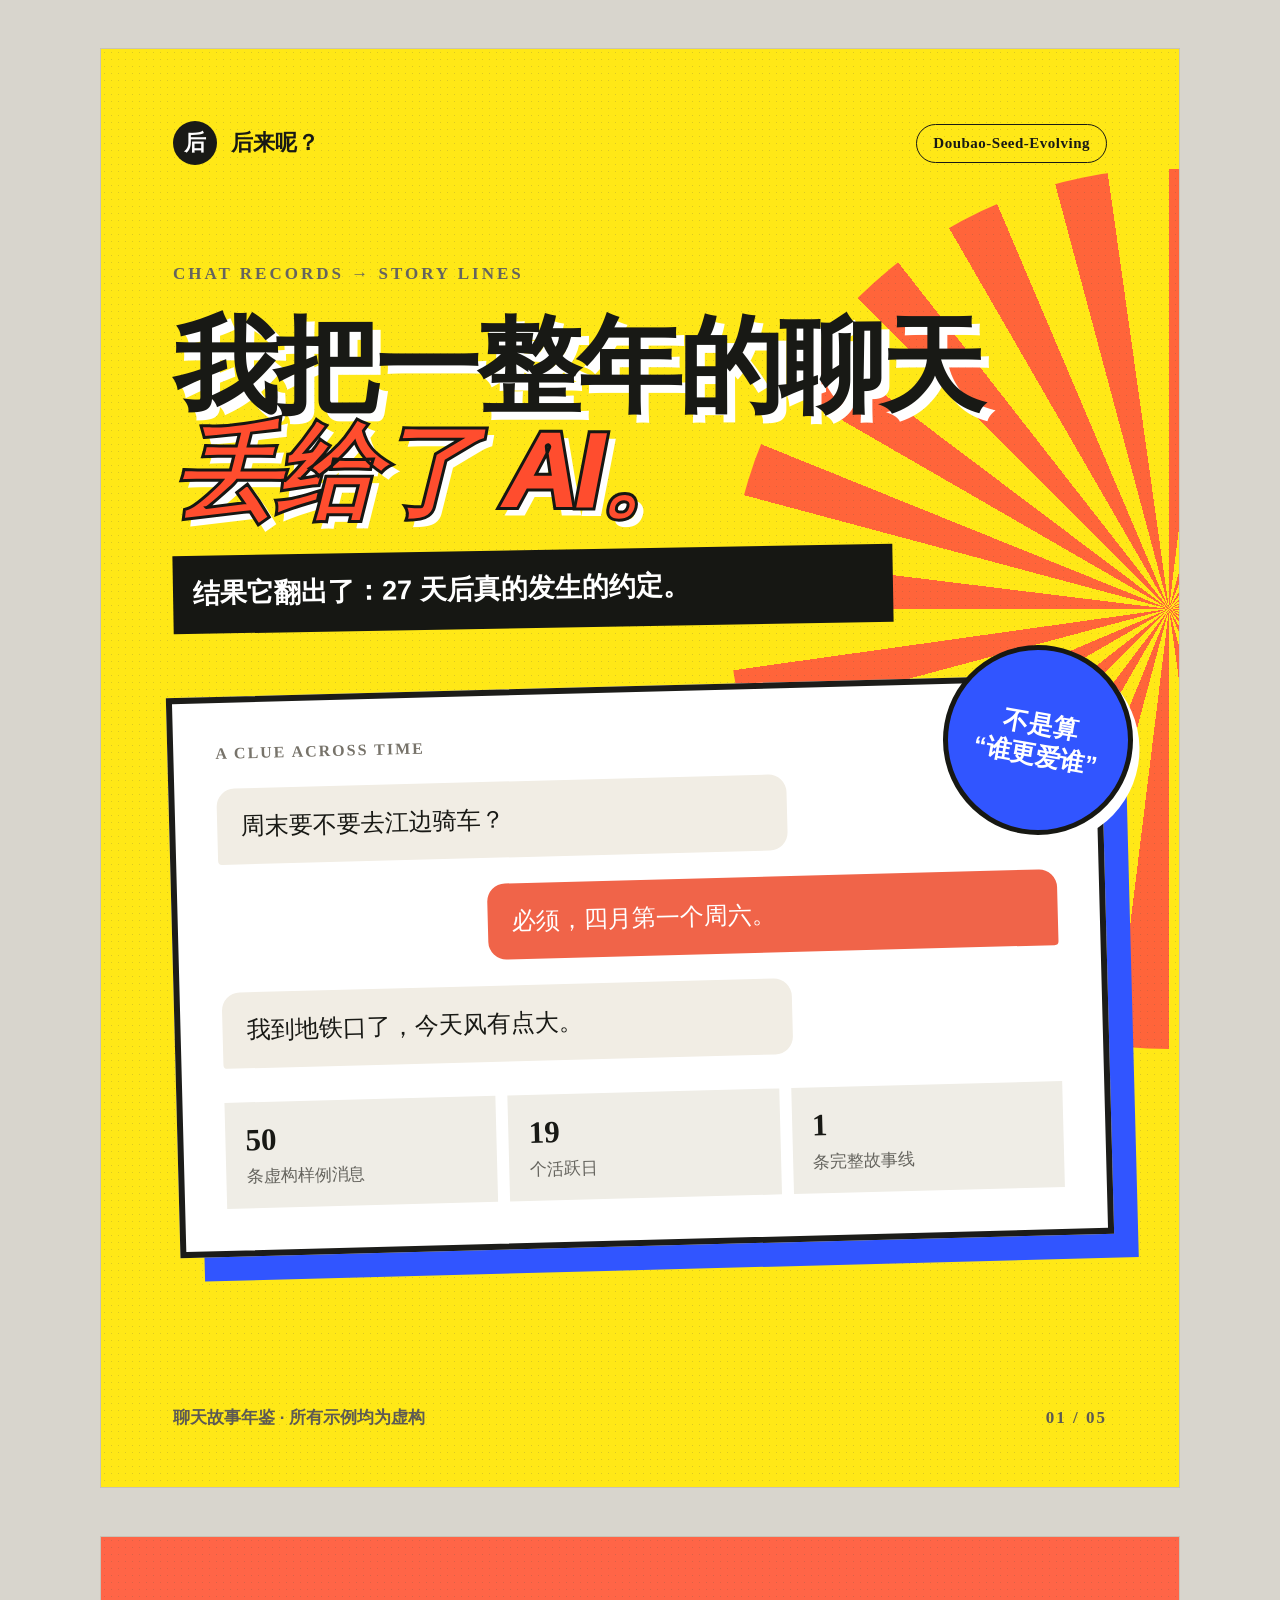
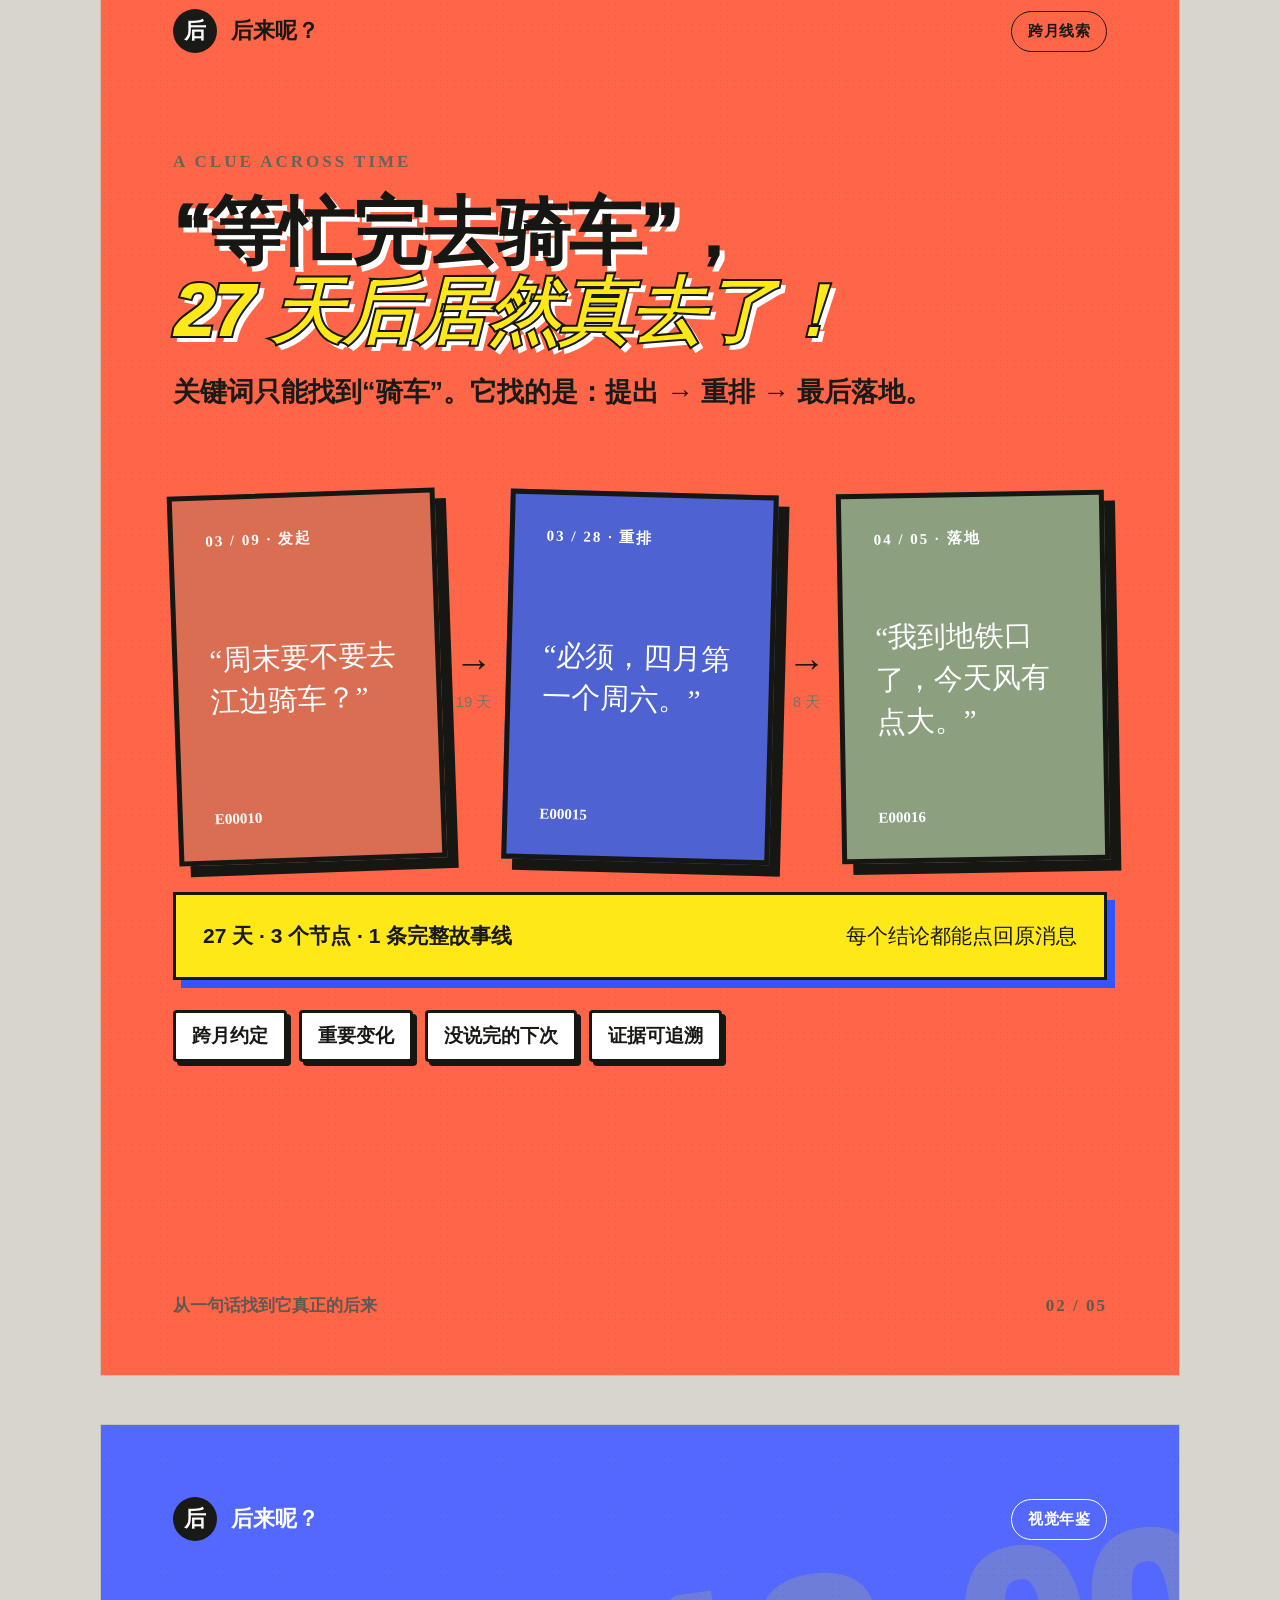
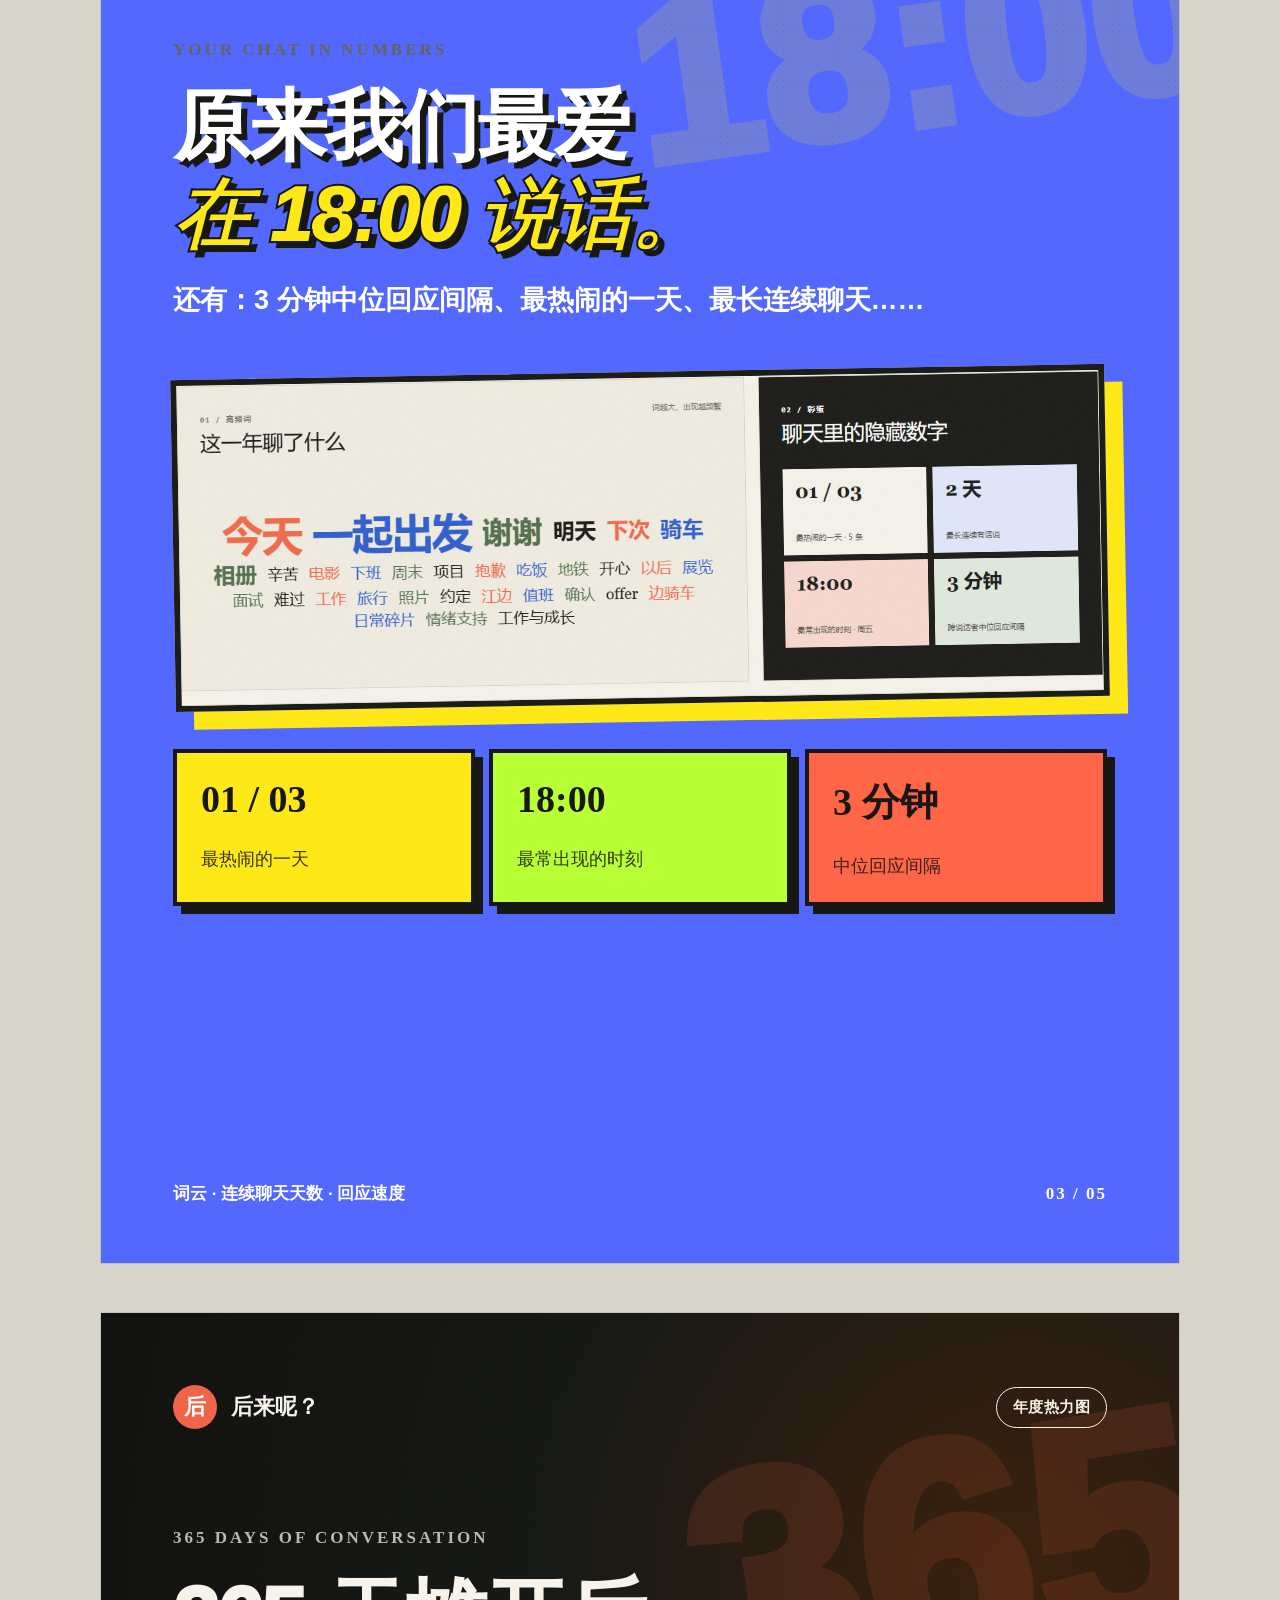
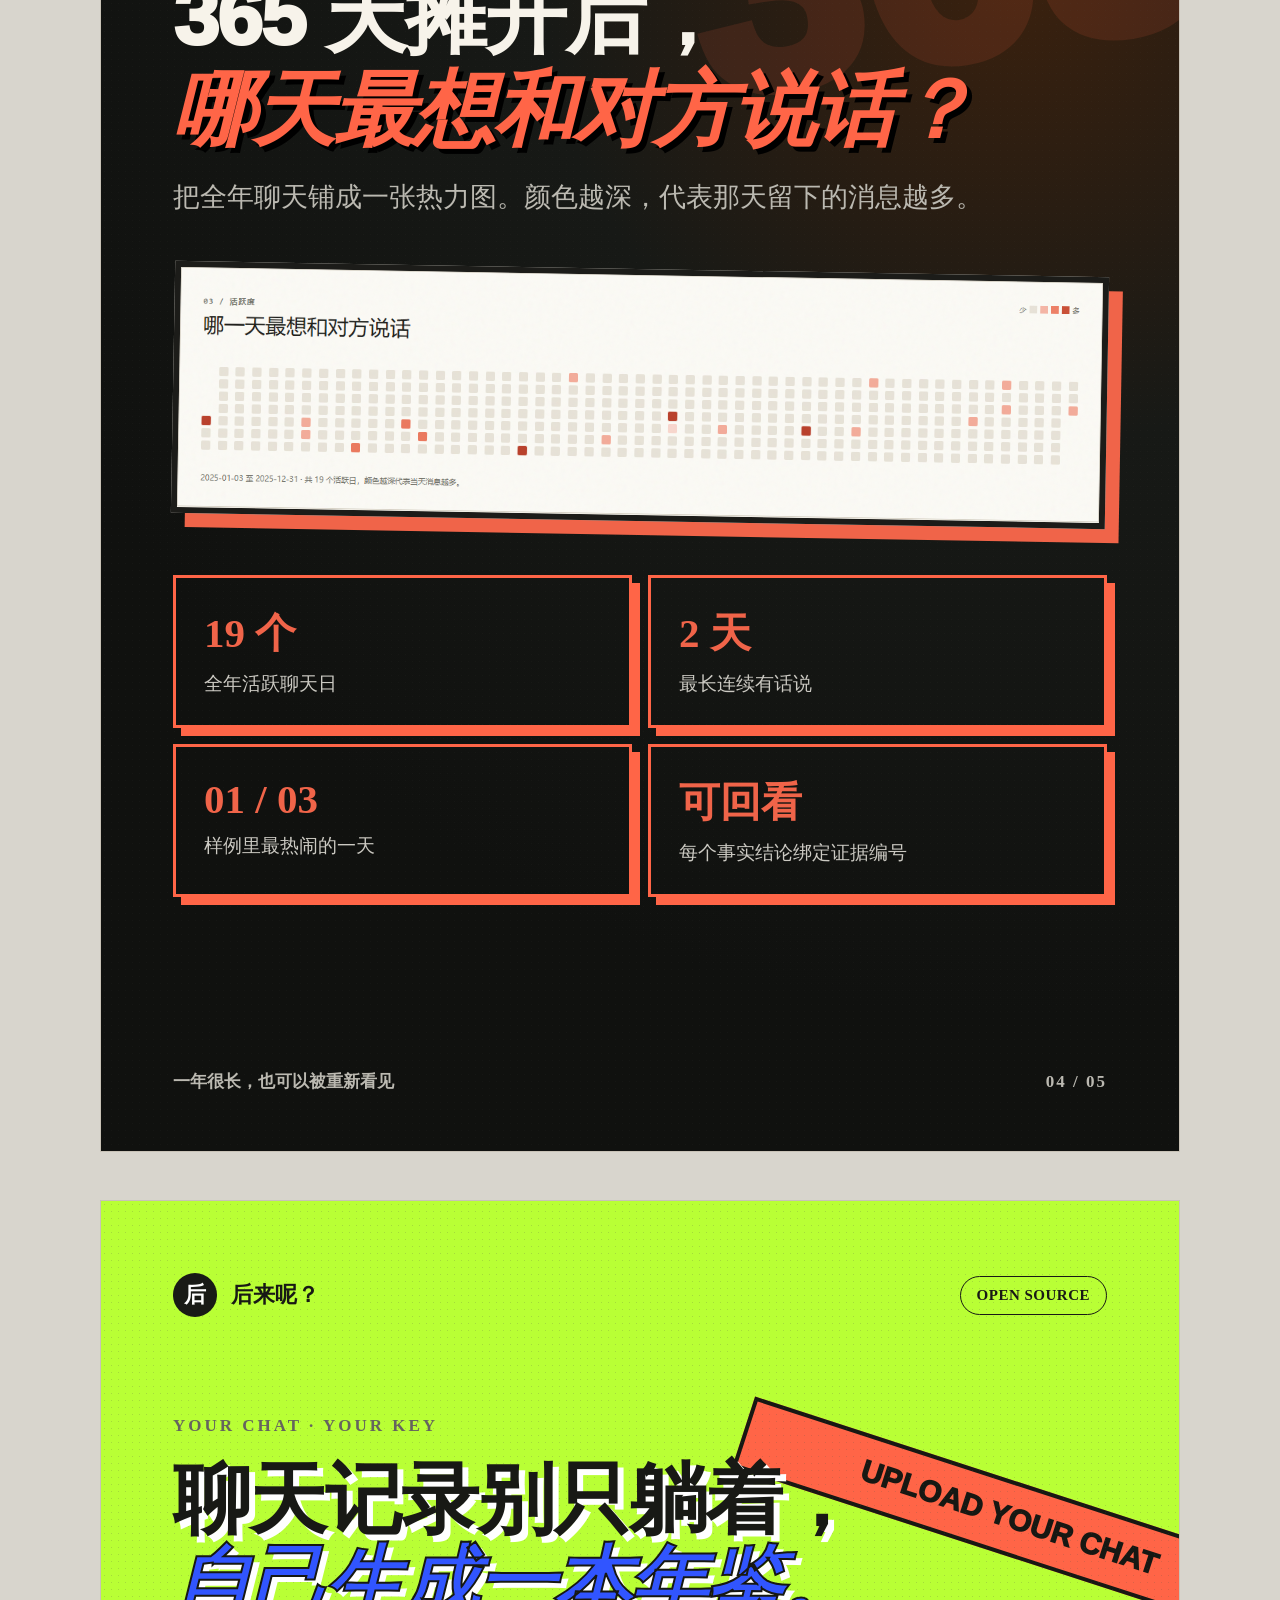
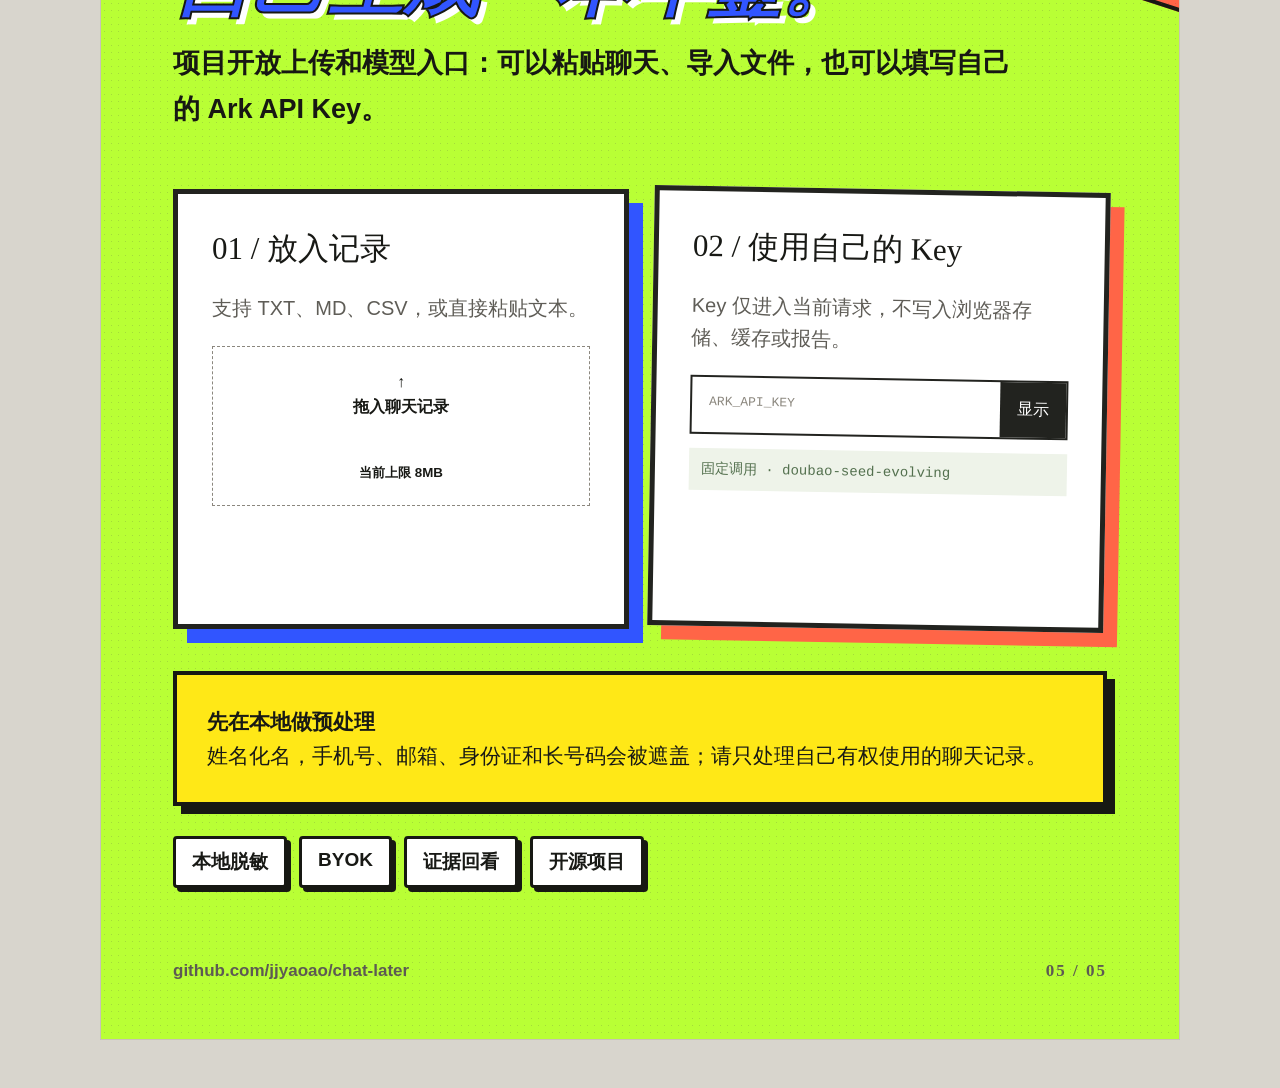
<file: article/小红书配图.html>
<!doctype html>
<html lang="zh-CN">
<head>
  <meta charset="utf-8" />
  <title>后来呢？小红书配图</title>
  <style>
    * { box-sizing: border-box; }
    html, body { margin: 0; background: #d8d5cd; font-family: "Microsoft YaHei", "PingFang SC", sans-serif; color: #181915; }
    body { display: grid; gap: 48px; padding: 48px; justify-content: center; }
    .poster { position: relative; width: 1080px; height: 1440px; overflow: hidden; padding: 72px; background: #f5f1e8; border: 1px solid #c8c2b6; }
    .poster::after { content: ""; position: absolute; inset: 0; pointer-events: none; opacity: .2; background-image: radial-gradient(#514f49 0.6px, transparent 0.6px); background-size: 7px 7px; }
    .topline, .footer { position: relative; z-index: 2; display: flex; justify-content: space-between; align-items: center; font-size: 22px; font-weight: 700; }
    .brand { display: flex; gap: 14px; align-items: center; }
    .brand i { display: grid; place-items: center; width: 44px; height: 44px; border-radius: 50%; background: #191a16; color: white; font-style: normal; }
    .model { padding: 10px 16px; border: 1px solid currentColor; border-radius: 99px; font-family: Georgia, serif; font-size: 15px; letter-spacing: .5px; }
    .eyebrow { position: relative; z-index: 2; margin-top: 100px; font: 700 17px/1 Georgia, serif; letter-spacing: 3px; color: #65645e; }
    h1 { position: relative; z-index: 2; margin: 28px 0 24px; font: 500 88px/1.08 Georgia, "Songti SC", serif; letter-spacing: -4px; }
    h2 { position: relative; z-index: 2; margin: 24px 0 18px; font: 500 66px/1.14 Georgia, "Songti SC", serif; letter-spacing: -2px; }
    .lead { position: relative; z-index: 2; margin: 0; max-width: 850px; font-size: 27px; line-height: 1.7; color: #4a4a44; }
    .accent { color: #f06449; font-style: italic; }
    .footer { position: absolute; left: 72px; right: 72px; bottom: 58px; color: #5d5a53; font-size: 17px; }
    .page-no { font-family: Georgia, serif; letter-spacing: 2px; }
    .tags { position: relative; z-index: 2; display: flex; gap: 12px; flex-wrap: wrap; margin-top: 30px; }
    .tags span { padding: 10px 16px; border: 1px solid #aaa69d; border-radius: 4px; font-size: 19px; background: rgba(255,255,255,.35); }
    .cover { background: #f7f3ea; }
    .cover h1 { font-size: 101px; margin-top: 36px; }
    .cover .paper { position: relative; z-index: 2; margin-top: 78px; padding: 42px; background: white; border: 2px solid #1c1c19; box-shadow: 16px 16px 0 #1c1c19; }
    .paper-head { display: flex; justify-content: space-between; color: #77736a; font: 700 16px Georgia, serif; letter-spacing: 2px; }
    .message { width: 68%; margin-top: 26px; padding: 20px 24px; border-radius: 18px 18px 18px 4px; background: #f1ede4; font-size: 24px; line-height: 1.5; }
    .message.right { margin-left: auto; border-radius: 18px 18px 4px 18px; background: #f06449; color: white; }
    .paper-result { display: grid; grid-template-columns: repeat(3, 1fr); gap: 12px; margin-top: 34px; }
    .paper-result div { padding: 20px; background: #efede6; }
    .paper-result b { display: block; font: 700 31px Georgia, serif; }
    .paper-result span { display: block; margin-top: 7px; color: #65645e; font-size: 17px; }
    .timeline { position: relative; z-index: 2; margin-top: 76px; }
    .timeline-row { display: grid; grid-template-columns: 1fr 65px 1fr 65px 1fr; align-items: center; }
    .event { height: 370px; padding: 32px; color: white; display: flex; flex-direction: column; justify-content: space-between; }
    .event small { font: 700 15px Georgia, serif; letter-spacing: 2px; }
    .event q { font: 500 29px/1.45 Georgia, "Songti SC", serif; }
    .event b { font: 700 15px Georgia, serif; }
    .coral { background: #d96e53; }
    .blue { background: #4e62d1; }
    .green { background: #8ca080; }
    .arrow { text-align: center; font-size: 38px; }
    .arrow small { display: block; margin-top: 8px; font-size: 15px; color: #77736a; }
    .timeline-result { margin-top: 30px; padding: 27px; background: #e7e3da; display: flex; justify-content: space-between; font-size: 21px; }
    .visual-frame { position: relative; z-index: 2; margin-top: 48px; background: white; border: 2px solid #1c1c19; box-shadow: 14px 14px 0 #1c1c19; overflow: hidden; }
    .visual-frame img { width: 100%; display: block; }
    .insight-strip { position: relative; z-index: 2; display: grid; grid-template-columns: repeat(3, 1fr); gap: 14px; margin-top: 46px; }
    .insight-strip div { min-height: 155px; padding: 24px; background: #1b1c18; color: white; }
    .insight-strip div:nth-child(2) { background: #4d63d3; }
    .insight-strip div:nth-child(3) { background: #d96e53; }
    .insight-strip b { display: block; font: 700 38px Georgia, serif; }
    .insight-strip span { display: block; margin-top: 26px; font-size: 18px; opacity: .85; }
    .heat-poster { background: #181a17; color: #f7f3ea; }
    .heat-poster::after { opacity: .08; }
    .heat-poster .brand i { background: #f06449; }
    .heat-poster .eyebrow, .heat-poster .lead, .heat-poster .footer { color: #bbb9b1; }
    .heat-poster .visual-frame { background: #f7f3ea; box-shadow: 14px 14px 0 #f06449; }
    .heat-facts { position: relative; z-index: 2; display: grid; grid-template-columns: 1fr 1fr; gap: 16px; margin-top: 54px; }
    .heat-facts div { padding: 28px; border: 1px solid #555650; }
    .heat-facts b { display: block; color: #f06449; font: 700 41px Georgia, serif; }
    .heat-facts span { display: block; margin-top: 10px; font-size: 19px; color: #cbc9c2; }
    .entry-grid { position: relative; z-index: 2; display: grid; grid-template-columns: 1fr 1fr; gap: 22px; margin-top: 56px; }
    .entry-card { min-height: 440px; padding: 34px; background: white; border: 2px solid #22231f; box-shadow: 10px 10px 0 #22231f; }
    .entry-card b { display: block; margin-bottom: 22px; font: 500 31px Georgia, "Songti SC", serif; }
    .entry-card p { margin: 0 0 22px; font-size: 20px; line-height: 1.6; color: #5f5d57; }
    .drop { height: 160px; display: grid; place-items: center; border: 1px dashed #8b877e; text-align: center; font-weight: 700; line-height: 1.6; }
    .key { margin-top: 15px; display: flex; border: 2px solid #22231f; }
    .key span { flex: 1; padding: 17px; color: #8b877e; font-family: monospace; }
    .key i { padding: 17px; background: #22231f; color: white; font-style: normal; }
    .fixed { margin-top: 14px; padding: 12px; background: #eef3e9; font: 14px monospace; color: #53704e; }
    .privacy { position: relative; z-index: 2; margin-top: 42px; padding: 30px; border-left: 8px solid #7f9d7b; background: #e8eee4; font-size: 21px; line-height: 1.6; }
    /* V2：高冲击小红书视觉。保留真实界面与文字，只重做注意力层级。 */
    #poster-1 { background: #ffe817; }
    #poster-1::before { content: ""; position: absolute; width: 880px; height: 880px; right: -430px; top: 120px; border-radius: 50%; background: repeating-conic-gradient(#ff593d 0 7deg, transparent 7deg 15deg); opacity: .92; }
    #poster-1 h1, #poster-2 h2, #poster-3 h2, #poster-5 h2 { font-family: "Arial Black", "Microsoft YaHei", sans-serif; font-weight: 950; font-style: normal; }
    #poster-1 h1 { margin-top: 30px; font-size: 105px; line-height: 1.02; text-shadow: 8px 8px 0 #fff; }
    #poster-1 .accent { color: #ff4d2e; -webkit-text-stroke: 3px #161713; text-shadow: 7px 7px 0 #fff; }
    #poster-1 .lead { max-width: 720px; padding: 16px 20px; background: #161713; color: white; font-weight: 800; transform: rotate(-1deg); }
    #poster-1 .paper { margin-top: 58px; border-width: 6px; box-shadow: 24px 24px 0 #3155ff; transform: rotate(-1.5deg); }
    #poster-1 .burst { position: absolute; z-index: 4; right: 46px; top: 596px; width: 190px; height: 190px; display: grid; place-items: center; padding: 25px; border-radius: 50%; background: #3155ff; color: white; border: 5px solid #171813; box-shadow: 8px 8px 0 white; text-align: center; font-size: 25px; line-height: 1.25; font-weight: 900; transform: rotate(10deg); }
    #poster-2 { background: #ff6547; }
    #poster-2 h2 { margin-top: 22px; font-size: 74px; line-height: 1.08; color: #161713; text-shadow: 5px 5px 0 #fff; }
    #poster-2 .accent { color: #ffe817; -webkit-text-stroke: 2px #161713; text-shadow: 5px 5px 0 #fff; }
    #poster-2 .lead { color: #1a1b17; font-weight: 800; }
    #poster-2 .event { border: 5px solid #161713; box-shadow: 11px 11px 0 #161713; }
    #poster-2 .event:nth-child(1) { transform: rotate(-2deg); }
    #poster-2 .event:nth-child(3) { transform: rotate(1.5deg); }
    #poster-2 .event:nth-child(5) { transform: rotate(-1deg); }
    #poster-2 .timeline-result { border: 3px solid #161713; background: #ffe817; box-shadow: 8px 8px 0 #3155ff; }
    #poster-2 .tags span { border: 3px solid #161713; background: white; font-weight: 800; box-shadow: 4px 4px 0 #161713; }
    #poster-3 { background: #5368ff; color: white; }
    #poster-3::before { content: "18:00"; position: absolute; right: -35px; top: 110px; color: rgba(255,232,23,.16); font: 950 230px/1 "Arial Black", sans-serif; transform: rotate(-8deg); }
    #poster-3 h2 { font-size: 78px; text-shadow: 6px 6px 0 #171813; }
    #poster-3 .accent { color: #ffe817; -webkit-text-stroke: 2px #171813; text-shadow: 6px 6px 0 #171813; }
    #poster-3 .lead { color: white; font-weight: 800; }
    #poster-3 .visual-frame { border-width: 6px; box-shadow: 18px 18px 0 #ffe817; transform: rotate(-1deg); }
    #poster-3 .insight-strip div { border: 4px solid #171813; box-shadow: 8px 8px 0 #171813; color: #171813; background: #ffe817; }
    #poster-3 .insight-strip div:nth-child(2) { background: #b9ff35; }
    #poster-3 .insight-strip div:nth-child(3) { background: #ff6547; }
    #poster-3 .footer { color: white; }
    #poster-4 { background: radial-gradient(circle at 85% 18%, #3b210e 0, #171916 32%, #10110f 70%); }
    #poster-4::before { content: "365"; position: absolute; right: -20px; top: 90px; color: rgba(255,101,71,.12); font: 950 310px/1 "Arial Black", sans-serif; transform: rotate(-9deg); }
    #poster-4 h2 { font-family: "Arial Black", "Microsoft YaHei", sans-serif; font-weight: 950; font-size: 82px; }
    #poster-4 .accent { color: #ff6547; text-shadow: 5px 5px 0 #000; }
    #poster-4 .visual-frame { border-width: 6px; transform: rotate(1deg); }
    #poster-4 .heat-facts div { border: 3px solid #ff6547; box-shadow: 8px 8px 0 #ff6547; }
    #poster-5 { background: #b9ff35; }
    #poster-5::before { content: "UPLOAD YOUR CHAT"; position: absolute; right: -110px; top: 280px; padding: 18px 120px; background: #ff6547; color: #171813; font: 950 30px/1 "Arial Black", sans-serif; transform: rotate(18deg); border: 4px solid #171813; }
    #poster-5 h2 { font-size: 78px; line-height: 1.06; text-shadow: 6px 6px 0 white; }
    #poster-5 .accent { color: #3155ff; -webkit-text-stroke: 2px #171813; text-shadow: 6px 6px 0 white; }
    #poster-5 .lead { color: #171813; font-weight: 800; }
    #poster-5 .entry-card { border-width: 5px; box-shadow: 14px 14px 0 #3155ff; }
    #poster-5 .entry-card:nth-child(2) { transform: rotate(1deg); box-shadow: 14px 14px 0 #ff6547; }
    #poster-5 .privacy { border: 4px solid #171813; background: #ffe817; box-shadow: 8px 8px 0 #171813; }
    #poster-5 .tags span { border: 3px solid #171813; background: white; font-weight: 800; box-shadow: 4px 4px 0 #171813; }
  </style>
</head>
<body>
  <section class="poster cover" id="poster-1">
    <div class="topline"><div class="brand"><i>后</i><span>后来呢？</span></div><span class="model">Doubao-Seed-Evolving</span></div>
    <div class="eyebrow">CHAT RECORDS → STORY LINES</div>
    <h1>我把一整年的聊天<br><span class="accent">丢给了 AI。</span></h1>
    <p class="lead">结果它翻出了：27 天后真的发生的约定。</p>
    <div class="burst">不是算<br>“谁更爱谁”</div>
    <div class="paper">
      <div class="paper-head"><span>A CLUE ACROSS TIME</span><span>27 DAYS</span></div>
      <div class="message">周末要不要去江边骑车？</div>
      <div class="message right">必须，四月第一个周六。</div>
      <div class="message">我到地铁口了，今天风有点大。</div>
      <div class="paper-result"><div><b>50</b><span>条虚构样例消息</span></div><div><b>19</b><span>个活跃日</span></div><div><b>1</b><span>条完整故事线</span></div></div>
    </div>
    <div class="footer"><span>聊天故事年鉴 · 所有示例均为虚构</span><span class="page-no">01 / 05</span></div>
  </section>

  <section class="poster" id="poster-2">
    <div class="topline"><div class="brand"><i>后</i><span>后来呢？</span></div><span class="model">跨月线索</span></div>
    <div class="eyebrow">A CLUE ACROSS TIME</div>
    <h2>“等忙完去骑车”，<br><span class="accent">27 天后居然真去了！</span></h2>
    <p class="lead">关键词只能找到“骑车”。它找的是：提出 → 重排 → 最后落地。</p>
    <div class="timeline">
      <div class="timeline-row">
        <div class="event coral"><small>03 / 09 · 发起</small><q>周末要不要去江边骑车？</q><b>E00010</b></div>
        <div class="arrow">→<small>19 天</small></div>
        <div class="event blue"><small>03 / 28 · 重排</small><q>必须，四月第一个周六。</q><b>E00015</b></div>
        <div class="arrow">→<small>8 天</small></div>
        <div class="event green"><small>04 / 05 · 落地</small><q>我到地铁口了，今天风有点大。</q><b>E00016</b></div>
      </div>
      <div class="timeline-result"><strong>27 天 · 3 个节点 · 1 条完整故事线</strong><span>每个结论都能点回原消息</span></div>
    </div>
    <div class="tags"><span>跨月约定</span><span>重要变化</span><span>没说完的下次</span><span>证据可追溯</span></div>
    <div class="footer"><span>从一句话找到它真正的后来</span><span class="page-no">02 / 05</span></div>
  </section>

  <section class="poster" id="poster-3">
    <div class="topline"><div class="brand"><i>后</i><span>后来呢？</span></div><span class="model">视觉年鉴</span></div>
    <div class="eyebrow">YOUR CHAT IN NUMBERS</div>
    <h2>原来我们最爱<br><span class="accent">在 18:00 说话。</span></h2>
    <p class="lead">还有：3 分钟中位回应间隔、最热闹的一天、最长连续聊天……</p>
    <div class="visual-frame"><img src="assets/10-词云与趣味数据.png" alt="聊天词云与趣味数据" /></div>
    <div class="insight-strip"><div><b>01 / 03</b><span>最热闹的一天</span></div><div><b>18:00</b><span>最常出现的时刻</span></div><div><b>3 分钟</b><span>中位回应间隔</span></div></div>
    <div class="footer"><span>词云 · 连续聊天天数 · 回应速度</span><span class="page-no">03 / 05</span></div>
  </section>

  <section class="poster heat-poster" id="poster-4">
    <div class="topline"><div class="brand"><i>后</i><span>后来呢？</span></div><span class="model">年度热力图</span></div>
    <div class="eyebrow">365 DAYS OF CONVERSATION</div>
    <h2>365 天摊开后，<br><span class="accent">哪天最想和对方说话？</span></h2>
    <p class="lead">把全年聊天铺成一张热力图。颜色越深，代表那天留下的消息越多。</p>
    <div class="visual-frame"><img src="assets/11-年度活跃热力图.png" alt="年度聊天热力图" /></div>
    <div class="heat-facts"><div><b>19 个</b><span>全年活跃聊天日</span></div><div><b>2 天</b><span>最长连续有话说</span></div><div><b>01 / 03</b><span>样例里最热闹的一天</span></div><div><b>可回看</b><span>每个事实结论绑定证据编号</span></div></div>
    <div class="footer"><span>一年很长，也可以被重新看见</span><span class="page-no">04 / 05</span></div>
  </section>

  <section class="poster" id="poster-5">
    <div class="topline"><div class="brand"><i>后</i><span>后来呢？</span></div><span class="model">OPEN SOURCE</span></div>
    <div class="eyebrow">YOUR CHAT · YOUR KEY</div>
    <h2>聊天记录别只躺着，<br><span class="accent">自己生成一本年鉴。</span></h2>
    <p class="lead">项目开放上传和模型入口：可以粘贴聊天、导入文件，也可以填写自己的 Ark API Key。</p>
    <div class="entry-grid">
      <div class="entry-card"><b>01 / 放入记录</b><p>支持 TXT、MD、CSV，或直接粘贴文本。</p><div class="drop">↑<br>拖入聊天记录<br><small>当前上限 8MB</small></div></div>
      <div class="entry-card"><b>02 / 使用自己的 Key</b><p>Key 仅进入当前请求，不写入浏览器存储、缓存或报告。</p><div class="key"><span>ARK_API_KEY</span><i>显示</i></div><div class="fixed">固定调用 · doubao-seed-evolving</div></div>
    </div>
    <div class="privacy"><strong>先在本地做预处理</strong><br>姓名化名，手机号、邮箱、身份证和长号码会被遮盖；请只处理自己有权使用的聊天记录。</div>
    <div class="tags"><span>本地脱敏</span><span>BYOK</span><span>证据回看</span><span>开源项目</span></div>
    <div class="footer"><span>github.com/jjyaoao/chat-later</span><span class="page-no">05 / 05</span></div>
  </section>
</body>
</html>
</file>
